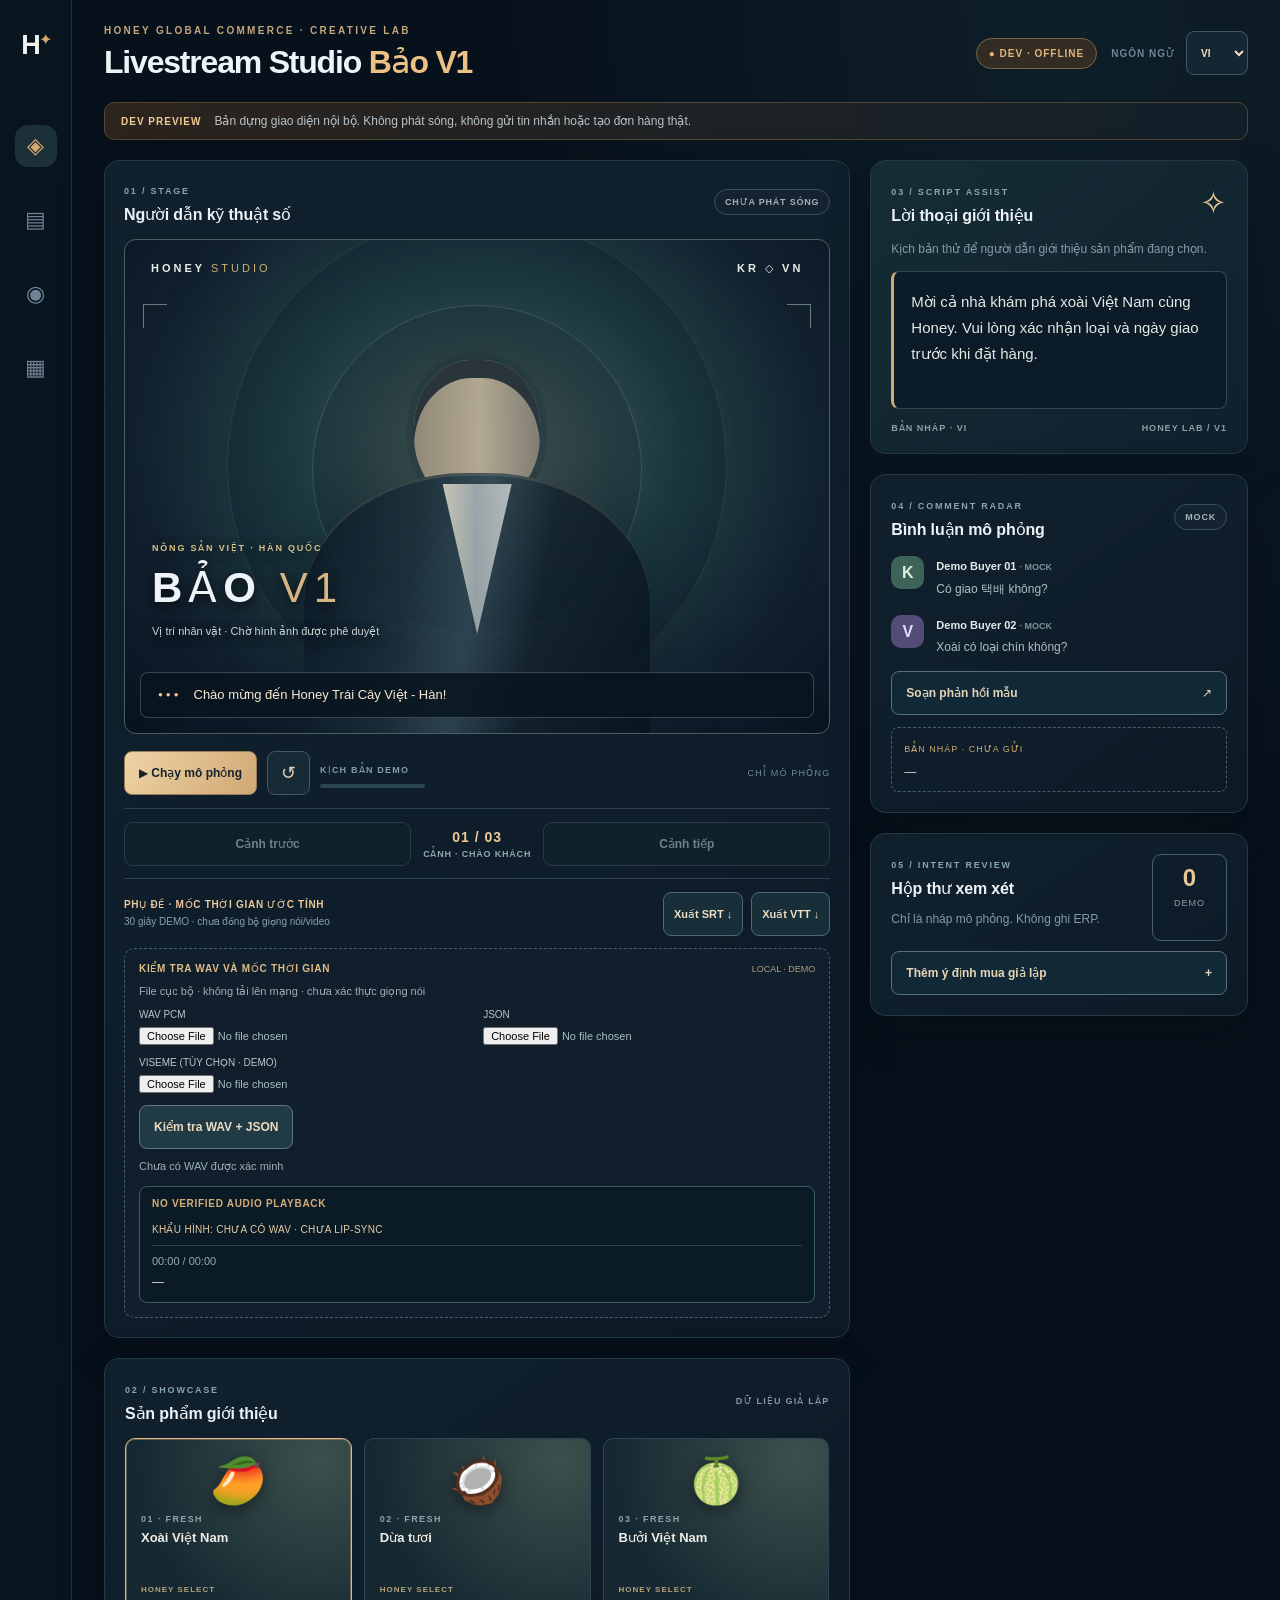
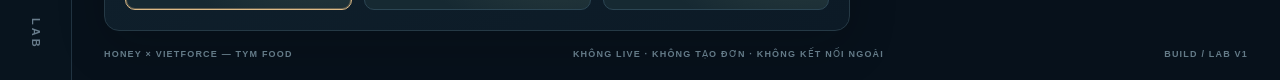
<file: studio_bao_v1/index.html>
<!doctype html>
<html lang="vi">
<head>
  <meta charset="utf-8">
  <meta name="viewport" content="width=device-width, initial-scale=1">
  <meta name="theme-color" content="#07121e">
  <title>Honey Studio — Bảo V1 / DEV Preview</title>
  <meta name="description" content="Offline DEV-only livestream studio cockpit. No customer data, outbound messages, broadcasts or orders.">
  <link rel="stylesheet" href="./style.css">
</head>
<body>
  <div class="app-shell">
    <aside class="rail" aria-label="Honey Studio">
      <div class="rail-logo" aria-label="Honey">H<span>✦</span></div>
      <div class="rail-icons" aria-hidden="true"><span class="rail-active">◈</span><span>▤</span><span>◉</span><span>▦</span></div>
      <div class="rail-foot" aria-hidden="true">LAB</div>
    </aside>
    <main class="main">
      <header class="topbar">
        <div class="brand"><div class="eyebrow">HONEY GLOBAL COMMERCE · CREATIVE LAB</div><h1 id="title">Livestream Studio <em>Bảo V1</em></h1></div>
        <div class="top-actions">
          <span class="label-pill" id="offline-pill">● DEV · OFFLINE</span>
          <label class="lang-control"><span id="lang-caption">NGÔN NGỮ</span><select id="lang" aria-label="Choose language"><option value="vi">VI</option><option value="ko">KO</option><option value="en">EN</option><option value="zh">中文</option></select></label>
        </div>
      </header>
      <div class="notice" role="status"><strong>DEV PREVIEW</strong><span id="notice-copy">Bản dựng giao diện nội bộ. Không phát sóng, không gửi tin nhắn hoặc tạo đơn hàng thật.</span></div>
      <section class="workspace" aria-label="Livestream workspace">
        <div class="left-stack">
          <section class="stage-panel" aria-labelledby="stage-heading">
            <div class="panel-head"><div><span class="section-index">01 / STAGE</span><h2 id="stage-heading">Digital Presenter</h2></div><span class="soft-pill" id="stage-status">READY / NOT LIVE</span></div>
            <div class="stage-canvas">
              <div class="stage-orb orb-one"></div><div class="stage-orb orb-two"></div><div class="scene-grid"></div>
              <div class="scene-head"><span>HONEY <b>STUDIO</b></span><span>KR ◇ VN</span></div>
              <div class="avatar" role="img" aria-label="Approved Bảo visual not connected; conceptual silhouette only"><div class="avatar-halo"></div><div class="avatar-head"></div><div class="avatar-mouth" id="avatar-mouth" hidden aria-hidden="true"></div><div class="avatar-neck"></div><div class="avatar-jacket"></div></div>
              <div class="scene-copy"><span id="scene-kicker">VIETNAMESE PRODUCE · KOREA</span><h3>BẢO <span>V1</span></h3><p id="avatar-disclaimer">Vị trí nhân vật · Chờ hình ảnh được phê duyệt</p></div>
              <div class="caption-overlay" aria-live="polite"><span class="wave-dots">●●●</span><span id="subtitle">Chào mừng đến Honey Trái Cây Việt - Hàn!</span></div>
              <div class="scene-corner left"></div><div class="scene-corner right"></div>
            </div>
            <div class="player-controls">
              <div class="transport"><button type="button" id="play-btn" class="primary-btn">▶ <span id="play-copy">Chạy mô phỏng</span></button><button type="button" id="reset-btn" class="secondary-btn" aria-label="Reset demo">↺</button><div><span class="muted tiny" id="timeline-caption">STORYBOARD</span><div class="timeline"><div id="progress"></div></div></div></div>
              <span class="transport-note" id="transport-note">SIMULATION ONLY</span>
            </div>
            <div class="scene-stepper" aria-label="Demo storyboard scenes">
              <button type="button" id="prev-scene-btn" class="scene-nav" disabled><span id="prev-scene-copy">Cảnh trước</span></button>
              <div class="scene-meta" aria-live="polite"><strong id="scene-counter">01 / 03</strong><span id="scene-caption">CẢNH · CHÀO KHÁCH</span></div>
              <button type="button" id="next-scene-btn" class="scene-nav" disabled><span id="next-scene-copy">Cảnh tiếp</span></button>
            </div>
            <div class="subtitle-export" aria-label="Local timed caption exports">
              <div class="export-info">
                <strong id="export-title">PHỤ ĐỀ · MỐC THỜI GIAN ƯỚC TÍNH</strong>
                <span id="export-note">30 giây DEMO · chưa đồng bộ giọng nói/video</span>
              </div>
              <div class="export-actions">
                <button type="button" class="export-btn" id="export-srt-btn"><span id="srt-label">Xuất SRT</span> ↓</button>
                <button type="button" class="export-btn" id="export-vtt-btn"><span id="vtt-label">Xuất VTT</span> ↓</button>
              </div>
            </div>
            <div class="audio-input-demo" aria-label="Private offline WAV timing validation">
              <div class="audio-input-title"><strong id="audio-import-title">KIỂM TRA WAV VÀ MỐC THỜI GIAN</strong><span>LOCAL · DEMO</span></div>
              <p id="audio-hint">File cục bộ · không tải lên mạng · chưa xác thực giọng nói</p>
              <div class="audio-input-row">
                <label>WAV PCM<input id="audio-wav-input" type="file" accept=".wav,audio/wav" aria-label="Local WAV for verification"></label>
                <label>JSON<input id="audio-json-input" type="file" accept=".json,application/json" aria-label="Local manual timing manifest"></label>
                <label>VISEME (TÙY CHỌN · DEMO)<input id="viseme-json-input" type="file" accept=".json,application/json" aria-label="Optional local manual unverified viseme timing JSON"></label>
              </div>
              <button type="button" id="verify-audio-btn" class="audio-verify-button"><span id="audio-verify-copy">Kiểm tra WAV + JSON</span></button>
              <p id="audio-verify-status" role="status" aria-live="polite">Chưa có WAV được xác minh</p>
              <div class="audio-preview" aria-label="Local verified WAV playback only">
                <strong id="audio-player-note">NO VERIFIED AUDIO PLAYBACK</strong>
                <span class="mouth-preview-caption" id="mouth-preview-status" role="status">KHẨU HÌNH: CHƯA CÓ WAV · CHƯA LIP-SYNC</span>
                <audio id="local-audio-player" preload="metadata" controls hidden aria-label="Local WAV preview; not validated speech alignment"></audio>
                <div class="audio-preview-current" aria-live="polite">
                  <span id="local-audio-clock">00:00 / 00:00</span>
                  <span id="local-audio-caption">—</span>
                </div>
              </div>
            </div>
          </section>
          <section class="products-panel" aria-labelledby="products-heading">
            <div class="panel-head"><div><span class="section-index">02 / SHOWCASE</span><h2 id="products-heading">Product spotlight</h2></div><span class="muted tiny" id="product-note">DỮ LIỆU GIẢ LẬP</span></div>
            <div class="product-grid" id="products">
              <button type="button" class="product active" data-product="mango" aria-pressed="true"><span class="product-emoji">🥭</span><span class="product-kind">01 · FRESH</span><strong id="p-mango">Xoài Việt Nam</strong><span class="product-tag">HONEY SELECT</span></button>
              <button type="button" class="product" data-product="coconut" aria-pressed="false"><span class="product-emoji">🥥</span><span class="product-kind">02 · FRESH</span><strong id="p-coconut">Dừa tươi</strong><span class="product-tag">HONEY SELECT</span></button>
              <button type="button" class="product" data-product="pomelo" aria-pressed="false"><span class="product-emoji">🍈</span><span class="product-kind">03 · FRESH</span><strong id="p-pomelo">Bưởi Việt Nam</strong><span class="product-tag">HONEY SELECT</span></button>
            </div>
          </section>
        </div>
        <aside class="right-stack">
          <section class="script-panel" aria-labelledby="script-heading">
            <div class="panel-head"><div><span class="section-index">03 / SCRIPT ASSIST</span><h2 id="script-heading">Talking points</h2></div><span class="round-symbol">✧</span></div>
            <p class="muted small" id="script-help">Kịch bản thử để người dẫn giới thiệu sản phẩm đang chọn.</p>
            <div class="script-text" id="script-content">Mời cả nhà khám phá xoài Việt Nam cùng Honey. Xin vui lòng xác nhận loại và ngày giao trước khi đặt hàng.</div>
            <div class="script-foot"><span id="script-state">DRAFT · VI</span><span>HONEY LAB / V1</span></div>
          </section>
          <section class="comments-panel" aria-labelledby="comments-heading">
            <div class="panel-head"><div><span class="section-index">04 / COMMENT RADAR</span><h2 id="comments-heading">Chat simulator</h2></div><span class="soft-pill">MOCK</span></div>
            <div class="comment"><div class="avatar-mini">K</div><div><b>Demo Buyer 01 <small>· MOCK</small></b><p id="comment-one">Có giao 택배 không?</p></div></div>
            <div class="comment"><div class="avatar-mini purple">V</div><div><b>Demo Buyer 02 <small>· MOCK</small></b><p id="comment-two">Xoài có loại chín không?</p></div></div>
            <button type="button" id="reply-btn" class="outline-btn"><span id="reply-copy">Soạn phản hồi mẫu</span> ↗</button>
            <div class="reply-box" id="reply-box" role="status" aria-live="polite"><span id="reply-label">BẢN NHÁP · CHƯA GỬI</span><p id="reply-content">—</p></div>
          </section>
          <section class="orders-panel"><div><span class="section-index">05 / INTENT REVIEW</span><h2 id="intent-heading">Review inbox</h2><p class="muted small" id="intent-copy">Chỉ là nháp mô phỏng. Không ghi ERP.</p></div><div class="counter"><strong id="draft-count">0</strong><span>DEMO</span></div><button type="button" id="draft-btn" class="outline-btn"><span id="draft-copy">Thêm ý định mua giả lập</span> +</button></section>
        </aside>
      </section>
      <footer><span>HONEY × VIETFORCE — TYM FOOD</span><span id="footer-safety">NO LIVE · NO SALES WRITES · NO EXTERNAL CONNECTION</span><span>BUILD / LAB V1</span></footer>
    </main>
  </div>
  <script src="./subtitles.js"></script>
  <script src="./audio_timing.js"></script>
  <script src="./mouth_energy.js"></script>
  <script src="./viseme_timing.js"></script>
  <script src="./mouth_preview.js"></script>
  <script src="./app.js"></script>
</body>
</html>
</file>
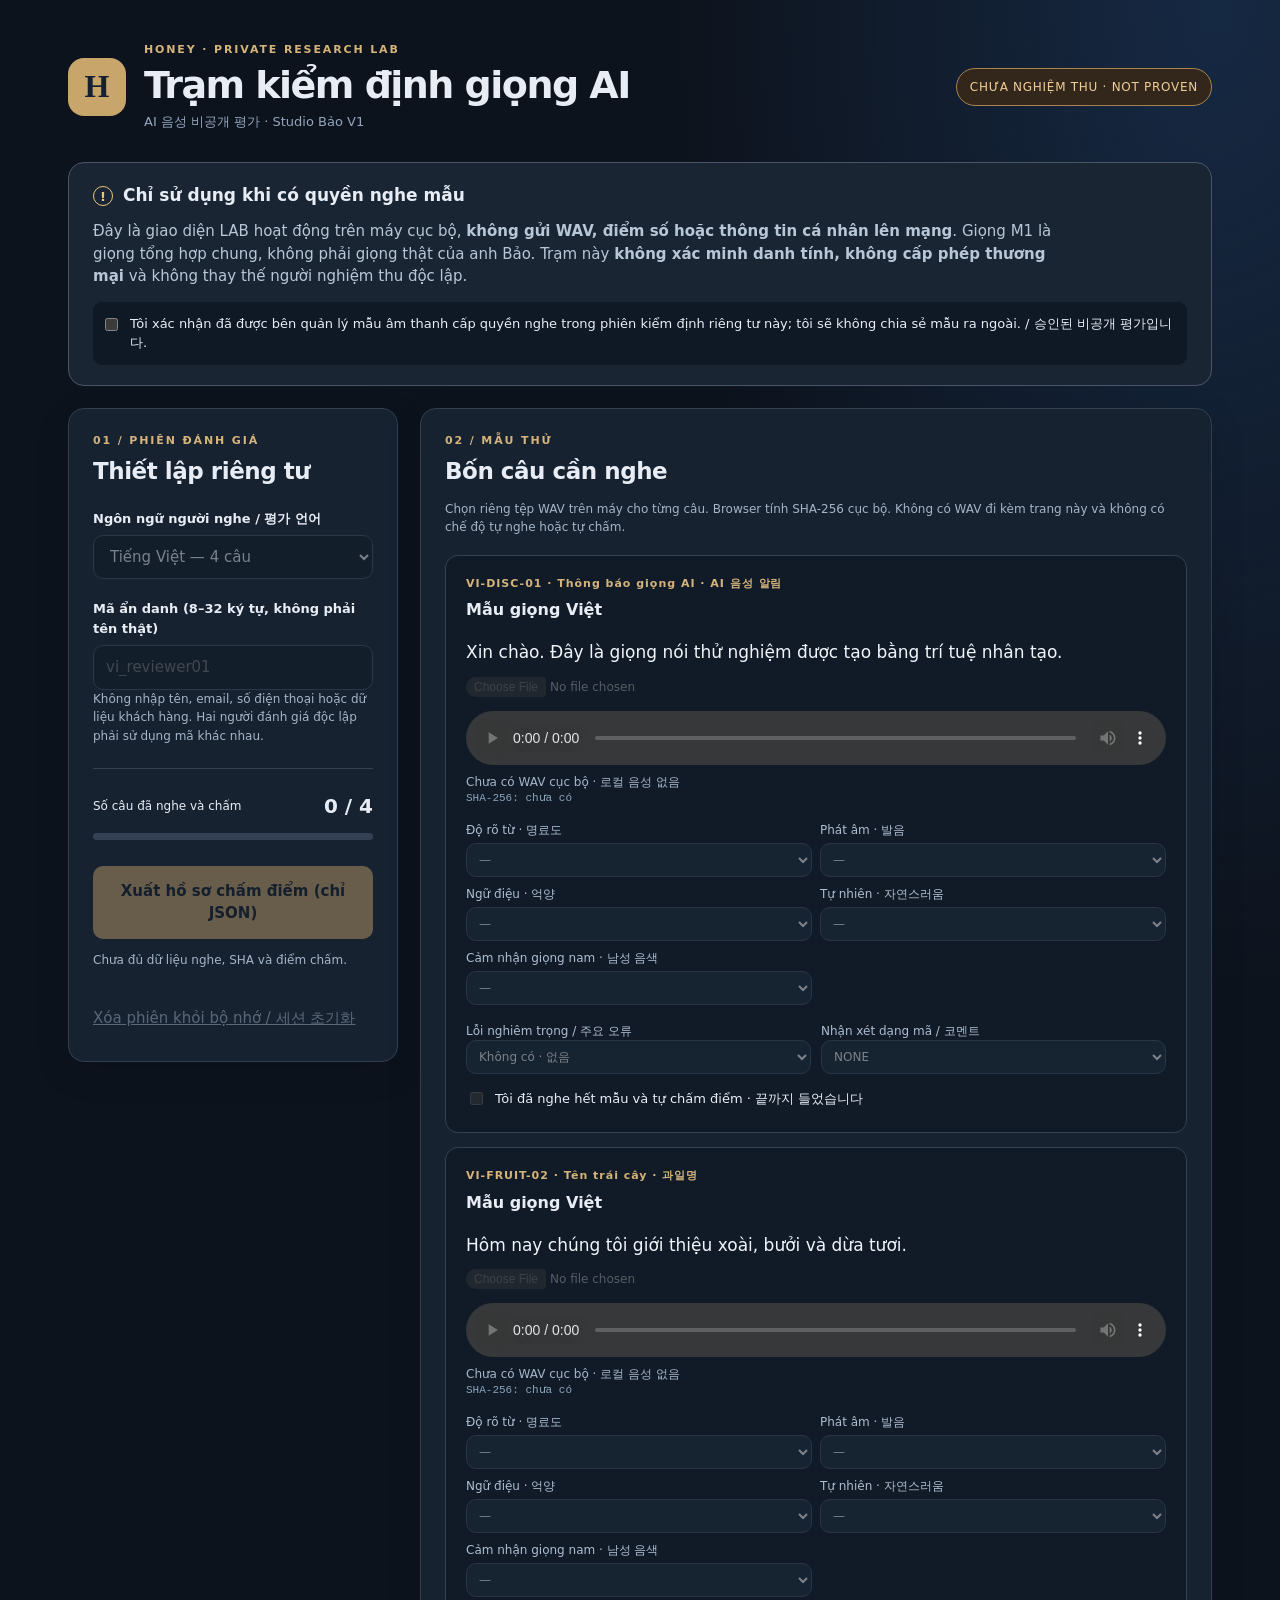
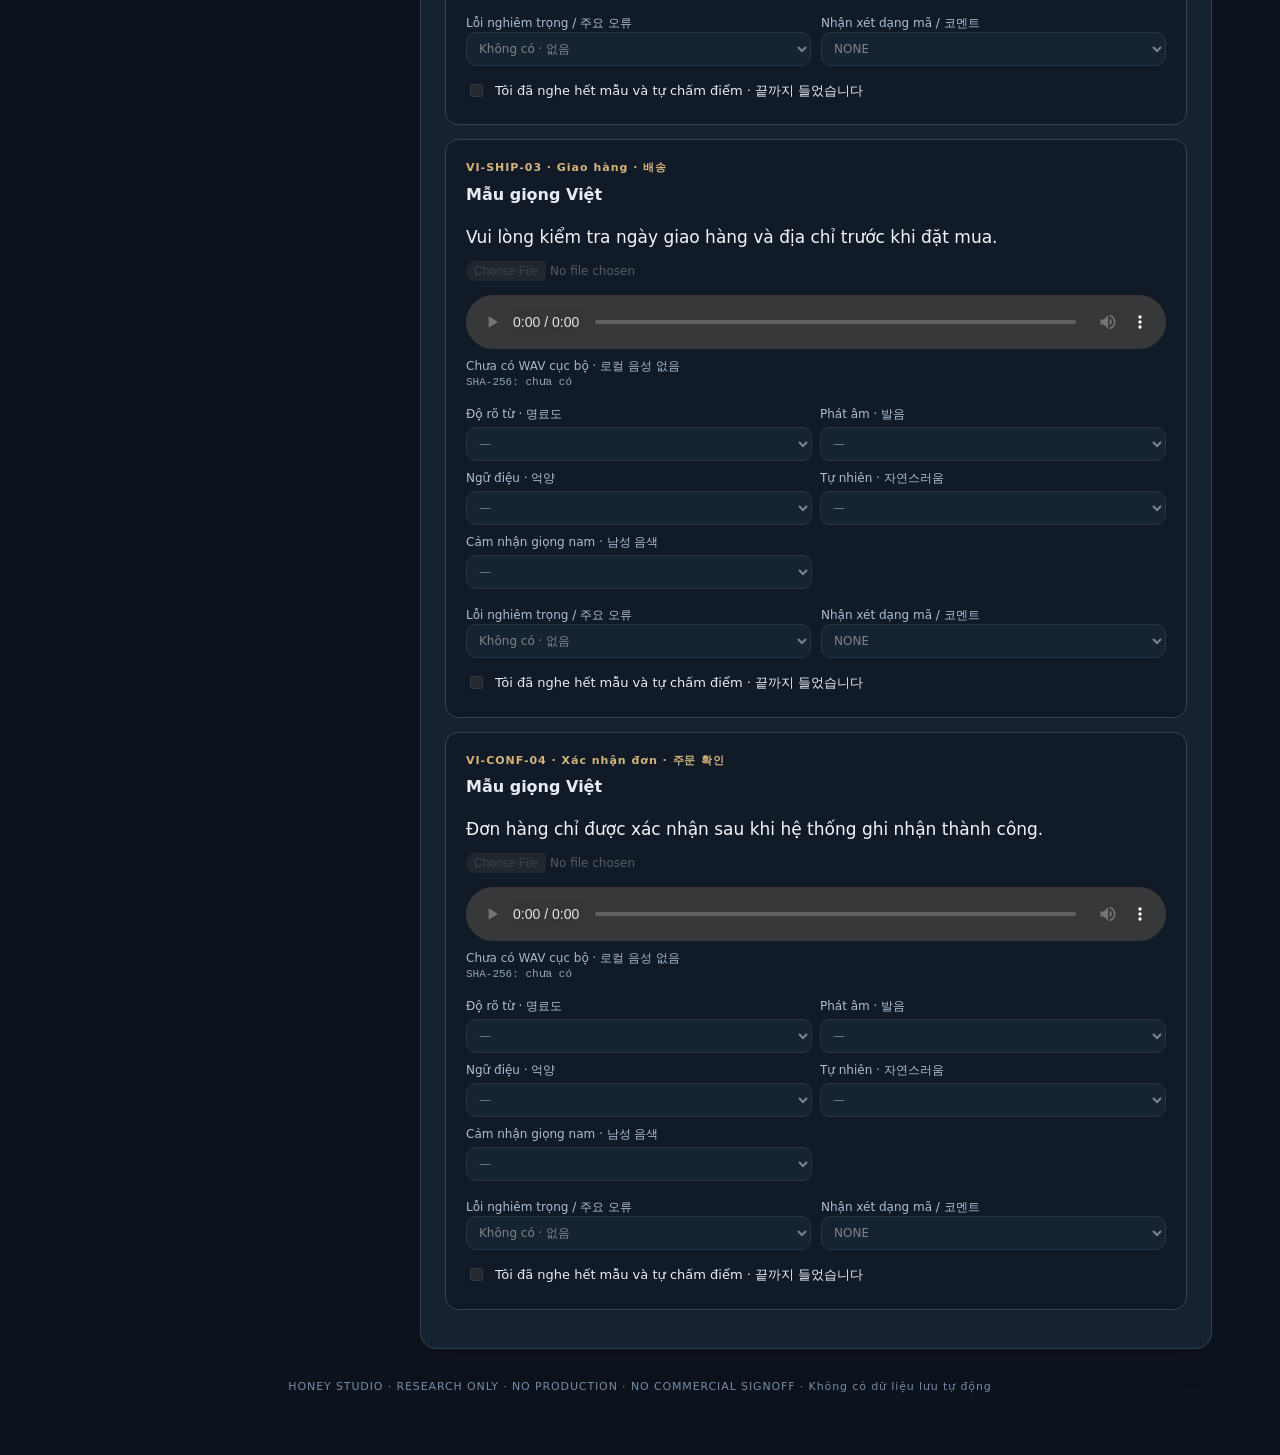
<file: studio_bao_v1/reviewer/review_station.html>
<!doctype html>
<html lang="vi">
<head>
<meta charset="utf-8">
<meta name="viewport" content="width=device-width,initial-scale=1">
<meta http-equiv="Content-Security-Policy" content="default-src 'none'; script-src 'self'; style-src 'self'; media-src blob:; connect-src 'none'; img-src 'none'; font-src 'none'; object-src 'none'; frame-src 'none'; form-action 'none'; base-uri 'none';">
<title>Honey Studio Bảo V1 — Trạm nghe riêng tư VI / KO</title>
<link rel="stylesheet" href="./review_station.css">
<script defer src="./review_protocol_data.js"></script>
<script defer src="./review_station_core.js"></script>
<script defer src="./review_station_ui.js"></script>
</head>
<body>
<header class="masthead">
  <div class="identity"><span class="monogram">H</span><div><div class="eyebrow">HONEY · PRIVATE RESEARCH LAB</div><h1>Trạm kiểm định giọng AI</h1><div class="ko">AI 음성 비공개 평가 · Studio Bảo V1</div></div></div>
  <div class="pill" id="overall-status" role="status">CHƯA NGHIỆM THU · NOT PROVEN</div>
</header>
<main>
<section class="notice" aria-label="Giới hạn quyền sử dụng">
 <h2><span class="notice-icon">!</span> Chỉ sử dụng khi có quyền nghe mẫu</h2>
 <p>Đây là giao diện LAB hoạt động trên máy cục bộ, <strong>không gửi WAV, điểm số hoặc thông tin cá nhân lên mạng</strong>. Giọng M1 là giọng tổng hợp chung, không phải giọng thật của anh Bảo. Trạm này <strong>không xác minh danh tính, không cấp phép thương mại</strong> và không thay thế người nghiệm thu độc lập.</p>
 <label class="consent"><input type="checkbox" id="session-authorized"><span>Tôi xác nhận đã được bên quản lý mẫu âm thanh cấp quyền nghe trong phiên kiểm định riêng tư này; tôi sẽ không chia sẻ mẫu ra ngoài. / 승인된 비공개 평가입니다.</span></label>
</section>
<div class="layout">
<section class="panel controls" aria-labelledby="session-title">
 <div class="eyebrow">01 / PHIÊN ĐÁNH GIÁ</div><h2 id="session-title">Thiết lập riêng tư</h2>
 <label for="locale">Ngôn ngữ người nghe / 평가 언어</label>
 <select id="locale" disabled><option value="vi">Tiếng Việt — 4 câu</option><option value="ko">한국어 — 4문장</option></select>
 <label for="reviewer">Mã ẩn danh (8–32 ký tự, không phải tên thật)</label>
 <input id="reviewer" type="text" maxlength="32" placeholder="vi_reviewer01" autocomplete="off" spellcheck="false" disabled>
 <div class="small">Không nhập tên, email, số điện thoại hoặc dữ liệu khách hàng. Hai người đánh giá độc lập phải sử dụng mã khác nhau.</div>
 <hr>
 <div class="stat"><span>Số câu đã nghe và chấm</span><strong id="progress">0 / 4</strong></div>
 <div class="progress-track"><div id="progress-bar"></div></div>
 <button id="export" disabled>Xuất hồ sơ chấm điểm (chỉ JSON)</button>
 <p id="export-status" class="small" role="status">Chưa có bằng chứng nghe thực tế. Không thể xuất dữ liệu.</p>
 <button id="reset" class="link-btn" disabled>Xóa phiên khỏi bộ nhớ / 세션 초기화</button>
</section>
<section class="panel samples" aria-labelledby="sample-title">
 <div class="eyebrow">02 / MẪU THỬ</div><h2 id="sample-title">Bốn câu cần nghe</h2>
 <p class="small">Chọn riêng tệp WAV trên máy cho từng câu. Browser tính SHA-256 cục bộ. Không có WAV đi kèm trang này và không có chế độ tự nghe hoặc tự chấm.</p>
 <div id="sample-list" aria-live="polite"></div>
</section>
</div>
<footer>HONEY STUDIO · RESEARCH ONLY · NO PRODUCTION · NO COMMERCIAL SIGNOFF · Không có dữ liệu lưu tự động</footer>
</main>
</body></html>
</file>
<file: studio_bao_v1/style.css>
:root{font-family:Inter,"Segoe UI",Arial,sans-serif;color:#eef3f7;background:#07111b;font-synthesis:none}
*{box-sizing:border-box}body{margin:0;min-width:320px}button,select{font:inherit}button{cursor:pointer}button:focus-visible,select:focus-visible{outline:2px solid #edbf78;outline-offset:3px}
.app-shell{min-height:100vh;display:flex;background:radial-gradient(ellipse at 84% 0,rgba(28,58,68,.35),transparent 38%),#07111b}
.rail{width:72px;flex-shrink:0;background:#08141e;border-right:1px solid #213341;display:flex;align-items:center;flex-direction:column;padding:30px 0;gap:64px}
.rail-logo{font-size:27px;font-weight:850;letter-spacing:-2px;color:#f1f3ef}.rail-logo span{color:#d6aa6d;font-size:16px;vertical-align:top}
.rail-icons{display:flex;flex-direction:column;gap:32px;font-size:22px;color:#708394}.rail-icons span{display:grid;place-items:center;width:42px;height:42px}.rail-icons .rail-active{color:#d6aa6d;background:#1c3039;border-radius:13px}.rail-foot{margin-top:auto;writing-mode:vertical-rl;font-size:11px;letter-spacing:3px;color:#687c8b;font-weight:800}
.main{flex:1;max-width:1650px;margin:auto;padding:25px 32px 18px;min-width:0}.topbar{display:flex;justify-content:space-between;align-items:center;gap:18px;margin-bottom:21px}.eyebrow,.section-index{font-size:10px;font-weight:900;letter-spacing:2.3px;color:#c4a67e}.brand h1{font-size:clamp(23px,2.5vw,36px);margin:7px 0 0;letter-spacing:-1.2px;font-weight:730}.brand em{font-style:normal;color:#edc183;font-weight:570}
.top-actions{display:flex;align-items:center;gap:14px}.label-pill,.soft-pill{white-space:nowrap;border:1px solid #37515b;border-radius:99px;background:#14232f;color:#8ec3b7;font-size:10px;letter-spacing:1px;padding:9px 12px;font-weight:850}.label-pill{border-color:#796445;background:#332c25;color:#e2b47b}.lang-control{display:flex;align-items:center;gap:10px;color:#708596;font-size:10px;letter-spacing:1px;font-weight:800}.lang-control select{background:#142631;color:#f1e0c2;border:1px solid #3e5966;border-radius:8px;padding:9px 10px}
.notice{display:flex;align-items:center;gap:13px;border:1px solid #544530;background:linear-gradient(95deg,#2c241e,#12202a);padding:11px 16px;border-radius:10px;margin-bottom:20px;color:#b8c3ca;font-size:12px}.notice strong{font-size:10px;color:#f1ca91;letter-spacing:1px}
.workspace{display:grid;grid-template-columns:minmax(0,1.68fr) minmax(315px,.85fr);gap:20px}.left-stack,.right-stack{display:flex;flex-direction:column;gap:20px;min-width:0}
.stage-panel,.products-panel,.script-panel,.comments-panel,.orders-panel{border-radius:15px;background:linear-gradient(145deg,#10212d,#0c1a26);border:1px solid #253945;box-shadow:0 15px 48px #03090c33;overflow:hidden}.stage-panel{padding:19px}.products-panel,.script-panel,.comments-panel,.orders-panel{padding:20px}
.panel-head{display:flex;align-items:center;justify-content:space-between;gap:15px;margin-bottom:15px}.panel-head h2,.orders-panel h2{font-size:16px;letter-spacing:-.15px;font-weight:650;margin:7px 0 0}.section-index{font-size:9px;letter-spacing:1.8px;color:#88a6ad}.soft-pill{font-size:9px;letter-spacing:.8px;color:#a1b4bc;padding:7px 10px}.round-symbol{color:#e8c998;font-size:32px}
.stage-canvas{height:clamp(340px,39vw,495px);position:relative;overflow:hidden;border-radius:12px;background:radial-gradient(ellipse at 51% 41%,#3d5152 0,#19343b 39%,#12202e 69%,#08121f 100%);border:1px solid #4b6062;isolation:isolate}
.scene-grid{position:absolute;inset:0;background:linear-gradient(90deg,transparent 49.8%,#d1aa7620 50%,transparent 50.2%),repeating-linear-gradient(0deg,transparent 0 61px,#ffffff07 62px),repeating-linear-gradient(90deg,transparent 0 61px,#ffffff06 62px);mask-image:linear-gradient(to bottom,#0000,#0009)}
.stage-orb{position:absolute;border:1px solid #b5cbbd33;border-radius:50%;box-shadow:0 0 120px #74c2b020}.orb-one{width:330px;height:330px;left:calc(50% - 165px);top:65px}.orb-two{width:500px;height:500px;left:calc(50% - 250px);top:-25px;border-color:#d0a97c22}
.scene-head{position:absolute;z-index:5;top:22px;left:26px;right:26px;display:flex;justify-content:space-between;color:#e9eee7;font-size:11px;font-weight:700;letter-spacing:3px}.scene-head b{font-weight:350;color:#cfad77}
.avatar{position:absolute;z-index:2;bottom:-13px;height:88%;width:min(58%,380px);left:50%;transform:translateX(-50%);opacity:.78;filter:drop-shadow(0 0 40px #0a141e66)}
.avatar-halo{position:absolute;top:0;width:92%;left:4%;height:100%;background:radial-gradient(ellipse at 50% 45%,#baac8a36,transparent 55%)}
.avatar-head{position:absolute;width:33%;height:34%;left:33.5%;top:11%;border-radius:46% 46% 48% 48%;background:linear-gradient(90deg,#ac9b84,#d5c3a5 52%,#968c7e);box-shadow:inset 0 18px 0 #293038,0 0 0 7px #14293447}
.avatar-neck{position:absolute;width:16%;height:18%;left:42%;top:40%;background:linear-gradient(90deg,#897b70,#bca78f,#8d8075);border-radius:6px}
.avatar-jacket{position:absolute;width:91%;height:63%;left:4.5%;bottom:0;border-radius:47% 47% 0 0;background:linear-gradient(100deg,#081421 0,#1b2e3a 31%,#334956 48%,#121f2b 66%,#07131e 100%);box-shadow:inset 0 3px 0 #d9c19b2e}
.avatar-jacket:after{content:"";position:absolute;left:40%;top:4%;width:20%;height:55%;background:linear-gradient(90deg,#ede7d3,#b9bfc3 48%,#d8dbdc);clip-path:polygon(0 0,100% 0,50% 100%)}
.scene-copy{position:absolute;z-index:3;left:27px;bottom:83px;max-width:55%;text-shadow:0 3px 12px #000b}.scene-copy>span{font-size:9px;letter-spacing:1.8px;color:#dcbf8a;font-weight:800}.scene-copy h3{font-size:42px;margin:8px 0 2px;letter-spacing:6px}.scene-copy h3 span{font-weight:300;color:#d5b583}.scene-copy p{max-width:280px;line-height:1.5;font-size:11px;color:#ccd4d5}.caption-overlay{z-index:5;position:absolute;bottom:15px;left:15px;right:15px;background:#091620db;border:1px solid #65746e88;border-radius:8px;padding:13px 17px;color:#f8e9d3;display:flex;gap:12px;align-items:center;font-size:13px;backdrop-filter:blur(9px)}.wave-dots{font-size:8px;letter-spacing:3px;color:#eec68a}.scene-corner{position:absolute;width:24px;height:24px;top:13%;border-top:1px solid #b1d1c088}.scene-corner.left{left:18px;border-left:1px solid #b1d1c088}.scene-corner.right{right:18px;border-right:1px solid #b1d1c088}
.player-controls{display:flex;align-items:center;justify-content:space-between;padding-top:17px;gap:15px}.transport{display:flex;align-items:center;gap:10px;min-width:0}.primary-btn,.secondary-btn,.outline-btn{border:1px solid #977e58;border-radius:8px;font-weight:700;font-size:12px;padding:11px 14px}.primary-btn{background:linear-gradient(125deg,#efd3a6,#cfa873);color:#16222b}.secondary-btn{background:#172b36;color:#e0ceb5;border-color:#455962;font-size:18px;padding:7px 13px}.transport .timeline{width:105px;height:4px;border-radius:10px;background:#2c4650;margin-top:7px;overflow:hidden}.transport .timeline div{height:100%;width:0%;background:#dcb883;transition:width .3s}.muted{color:#859aa6}.tiny{font-size:9px;font-weight:800;letter-spacing:1.2px}.small{font-size:12px;line-height:1.6}.transport-note{font-size:9px;letter-spacing:1.2px;color:#728b96}
.product-grid{display:grid;grid-template-columns:repeat(3,minmax(0,1fr));gap:12px}.product{text-align:left;display:flex;flex-direction:column;min-height:172px;padding:15px;border-radius:10px;border:1px solid #2c4654;background:radial-gradient(circle at 86% 12%,#3d504c,#162932 75%);color:#f0eee6;transition:transform .15s,border-color .15s}.product:hover{transform:translateY(-2px);border-color:#bba079}.product.active{border-color:#ddba86;box-shadow:inset 0 0 0 1px #c9a67766}.product-emoji{font-size:45px;filter:drop-shadow(0 4px 8px #0007);margin:0 auto 7px}.product-kind{color:#8da4a9;font-size:9px;letter-spacing:1.4px;font-weight:850}.product strong{font-size:13px;margin-top:6px}.product-tag{color:#b8a07b;letter-spacing:1px;font-size:8px;font-weight:850;margin-top:auto;padding-top:12px}
.script-panel{background:linear-gradient(140deg,#162d35,#0f202d)}.script-text{background:#0b1b28;border:1px solid #314851;border-left:3px solid #d0a975;border-radius:8px;font-size:15px;line-height:1.72;padding:17px;color:#e5e9e4;min-height:138px}.script-foot{display:flex;justify-content:space-between;margin-top:14px;font-size:9px;letter-spacing:1px;color:#8ba0a7;font-weight:750}
.comment{display:flex;gap:12px;margin:17px 0}.avatar-mini{display:grid;place-items:center;width:33px;height:33px;border-radius:10px;flex:0 0 33px;background:#3e645a;color:#d8f3de;font-weight:850}.avatar-mini.purple{background:#544b78;color:#e3dbff}.comment b{font-size:11px;color:#e3eceb}.comment b small{color:#78959b;font-size:9px}.comment p{color:#aec0c5;font-size:12px;margin:7px 0 0}.outline-btn{width:100%;background:#112837;border:1px solid #58707a;color:#e9d6b6;text-align:left;display:flex;justify-content:space-between;align-items:center}.outline-btn:hover{background:#1b3542}.reply-box{border:1px dashed #43616d;border-radius:7px;margin-top:12px;padding:10px 12px;min-height:63px}.reply-box span{font-size:9px;letter-spacing:1px;color:#cca96f}.reply-box p{font-size:12px;color:#cbd7d8;line-height:1.5;margin:7px 0 0}.orders-panel{display:grid;grid-template-columns:1fr auto;gap:10px}.orders-panel .outline-btn{grid-column:1/-1}.counter{text-align:center;border:1px solid #45616c;border-radius:9px;padding:9px 14px;min-width:75px}.counter strong{font-size:24px;display:block;color:#e8c698}.counter span{font-size:9px;letter-spacing:1px;color:#8ea0a8}
footer{display:flex;gap:10px;justify-content:space-between;color:#647b88;font-size:9px;letter-spacing:1.2px;padding:18px 0 3px;font-weight:750}
@media(max-width:1130px){.workspace{grid-template-columns:1fr}.right-stack{display:grid;grid-template-columns:1fr 1fr}.orders-panel{grid-column:1/-1}.stage-canvas{height:460px}}
@media(max-width:690px){.rail{width:49px;padding-top:18px}.rail-logo{font-size:20px}.rail-icons{font-size:17px}.rail-icons span{width:32px}.main{padding:18px 13px}.topbar{flex-direction:column;align-items:flex-start}.brand h1{font-size:25px}.notice{align-items:flex-start;flex-direction:column;gap:6px}.right-stack{display:flex}.stage-panel,.products-panel,.script-panel,.comments-panel,.orders-panel{padding:13px}.stage-canvas{height:375px}.avatar{width:75%}.scene-copy h3{font-size:29px}.scene-copy{bottom:95px}.scene-copy p{font-size:10px}.product-grid{gap:6px}.product{min-height:160px;padding:9px}.product strong{font-size:11px}.product-emoji{font-size:34px}.transport .timeline,.transport-note{display:none}footer{flex-wrap:wrap;line-height:1.5}.label-pill{font-size:9px}}
@media(prefers-reduced-motion:reduce){*,*:before,*:after{transition:none!important;animation:none!important}}

/* Visual QA: keep minimum primary control targets and mobile caption legible. */
.primary-btn,.secondary-btn,.outline-btn,.lang-control select{min-height:44px}
.caption-overlay{line-height:1.4}
@media(max-width:690px){
  .scene-copy{left:15px;max-width:72%;bottom:101px}
  .scene-copy h3{font-size:26px;letter-spacing:3px;line-height:1.08}
  .caption-overlay{left:8px;right:8px;bottom:8px;padding:10px 11px;font-size:12px}
  .product-tag{font-size:9px}
  .tiny,.section-index,footer{font-size:10px}
  .product{min-width:0;overflow-wrap:anywhere}
  .product-grid{min-width:0}
}

/* Independently identified visual QA defect: mobile decorative rail steals width,
   while primary simulation action and stage heading wrap at narrow viewports. */
@media(max-width:690px){
  .rail{display:none}
  .main{padding:16px 14px 18px}
  .stage-panel>.panel-head h2{font-size:15px}
  .player-controls{gap:8px}
  .transport{width:100%;gap:9px}
  .transport .primary-btn{white-space:nowrap;padding:10px 12px;flex-shrink:0}
  .transport .secondary-btn{flex-shrink:0}
  .transport .tiny{display:none}
  .transport .timeline{display:none}
}
@media(max-width:370px){
  .stage-panel>.panel-head{flex-wrap:wrap;gap:7px}
  .stage-panel>.panel-head h2{white-space:nowrap}
  .stage-panel>.panel-head .soft-pill{flex-shrink:0}
}

/* Three-beat, manual-only DEV storyboard: no timer, streaming or external calls. */
.scene-stepper{display:grid;grid-template-columns:minmax(0,1fr) auto minmax(0,1fr);align-items:center;gap:12px;margin-top:13px;border-top:1px solid #2b424e;padding-top:13px}
.scene-nav{min-height:44px;min-width:0;padding:10px 13px;border-radius:9px;background:#152c38;border:1px solid #55707a;color:#f0ddbd;font-size:12px;font-weight:750;white-space:nowrap}
.scene-nav:last-child{justify-self:stretch}
.scene-nav:first-child{justify-self:stretch}
.scene-nav:disabled{cursor:not-allowed;color:#6c838c;border-color:#263d47;background:#10212a}
.scene-nav:not(:disabled):hover{border-color:#d4ac76;background:#203d47}
.scene-meta{display:flex;flex-direction:column;text-align:center;gap:4px;align-items:center;min-width:90px}
.scene-meta strong{font-size:14px;color:#ecc99a;letter-spacing:1px;font-variant-numeric:tabular-nums}
.scene-meta span{font-size:9px;letter-spacing:.8px;color:#91a8b0;font-weight:800}
@media(max-width:690px){
 .scene-stepper{gap:5px;margin-top:10px;padding-top:12px}
 .scene-nav{font-size:11px;padding:9px 6px}
 .scene-meta{min-width:68px}
 .scene-meta span{font-size:8px;letter-spacing:0;max-width:82px}
}

/* Timing export is offline and never claims synchronized video or voice. */
.subtitle-export{display:flex;justify-content:space-between;gap:12px;align-items:center;border-top:1px solid #2a424d;padding:13px 0 0;margin-top:12px}
.export-info{display:flex;flex-direction:column;gap:5px;min-width:0}
.export-info strong{font-size:10px;color:#ecc89b;letter-spacing:.7px}
.export-info span{font-size:10px;color:#89a0aa;line-height:1.4}
.export-actions{display:flex;gap:8px;flex-shrink:0}
.export-btn{min-height:44px;padding:9px 10px;background:#182f3a;border:1px solid #4e6974;border-radius:8px;color:#eddec6;font-size:11px;font-weight:700;white-space:nowrap}
.export-btn:hover{border-color:#d9b281}
@media(max-width:690px){
 .subtitle-export{flex-direction:column;align-items:stretch;gap:10px}
 .export-actions{display:grid;grid-template-columns:1fr 1fr}
 .export-btn{width:100%}
 .export-info strong{font-size:9px}
}

/* Optional local WAV timing manifest. Stored in memory only, no upload API. */
.audio-input-demo{margin-top:12px;padding:14px;border:1px dashed #45616c;border-radius:10px;background:#101f2b}
.audio-input-title{display:flex;flex-wrap:wrap;gap:10px;align-items:center;justify-content:space-between}
.audio-input-title strong{color:#e1bc87;font-size:10px;letter-spacing:.7px}
.audio-input-title span{color:#b4a082;font-size:9px}
.audio-input-demo>p{font-size:11px;line-height:1.5;color:#9cb0b7;margin:9px 0}
.audio-input-row{display:grid;grid-template-columns:1fr 1fr;gap:12px}
.audio-input-row label{font-size:10px;color:#b7c7c9;min-width:0}
.audio-input-row input{display:block;width:100%;font-size:11px;color:#aabec4;margin-top:7px;min-width:0}
.audio-verify-button{margin-top:12px;min-height:44px;background:#203a46;color:#eddbbf;border:1px solid #627881;padding:9px 14px;border-radius:8px;font-size:12px;font-weight:700}
#audio-verify-status{overflow-wrap:anywhere}
@media(max-width:690px){.audio-input-row{grid-template-columns:1fr}.audio-input-demo{padding:10px}.audio-input-row input{max-width:100%}}

/* Local file object URL playback only. Native user-controlled media, never autoplay. */
.audio-preview{margin-top:12px;padding:11px 12px;border:1px solid #3c5c68;border-radius:8px;background:#0a1b25;display:flex;flex-direction:column;gap:8px}
.audio-preview strong{font-size:10px;letter-spacing:.7px;color:#d6ac78}
.audio-preview audio{width:100%;max-width:100%;height:44px}
.audio-preview audio[hidden]{display:none}
.audio-preview-current{display:flex;flex-direction:column;gap:6px;border-top:1px solid #30444e;padding-top:9px}
#local-audio-clock{font-size:11px;color:#90abb2;font-variant-numeric:tabular-nums}
#local-audio-caption{font-size:12px;line-height:1.5;color:#e6d8be;overflow-wrap:anywhere}

/* DEV only: audio-energy reactive bar on conceptual silhouette; no true visemes. */
.avatar-mouth{position:absolute;z-index:3;left:50%;top:36%;height:2.2%;width:10%;
 background:#49322f;border-radius:2px 2px 65% 65%;border-top:1px solid #8b6860;
 transform-origin:50% 28%;transform:translateX(-50%) scaleY(.22);
 box-shadow:0 0 0 1px #bc988360;pointer-events:none}
.avatar-mouth[hidden]{display:none}
.mouth-preview-caption{display:block;font-size:10px;letter-spacing:.03em;
 color:#e6cba6;margin:7px 0 2px;overflow-wrap:anywhere}
@media (prefers-reduced-motion:reduce){.avatar-mouth{transition:none}}

/* Manual, unverified viseme shapes on the non-identifiable LAB silhouette only. */
.avatar-mouth[data-viseme="BMP"]{border-radius:50% 50% 30% 30%}
.avatar-mouth[data-viseme="AA"]{border-radius:42% 42% 65% 65%}
.avatar-mouth[data-viseme="EE"]{border-radius:20% 20% 35% 35%}
.avatar-mouth[data-viseme="OO"]{border-radius:50%}
.avatar-mouth[data-viseme="FV"]{border-radius:15% 15% 45% 45%;border-top:2px solid #d3b9a7}
.avatar-mouth[data-viseme="L"]{border-radius:30% 30% 55% 55%}
</file>
<file: studio_bao_v1/reviewer/review_station.css>
:root{font-family:Inter,ui-sans-serif,system-ui,-apple-system,"Segoe UI",Arial,sans-serif;color:#e8edf5;background:#0d131d;font-size:15px;line-height:1.5;color-scheme:dark}*{box-sizing:border-box}body{margin:0;background:radial-gradient(ellipse 65% 50% at 95% 0%,#162943 0%,transparent 65%),#0d131d}button,input,select{font:inherit}button,select,input{border-radius:10px}button{cursor:pointer}.masthead{max-width:1200px;margin:auto;padding:42px 28px 30px;display:flex;align-items:center;justify-content:space-between;gap:24px;flex-wrap:wrap}.identity{display:flex;align-items:center;gap:18px}.monogram{display:grid;place-items:center;border-radius:16px;background:#c8a56b;color:#16202f;width:58px;height:58px;font:bold 32px Georgia,serif}.eyebrow{font-size:11px;letter-spacing:.17em;font-weight:700;color:#d5b47b}.identity h1{font-size:clamp(25px,3.5vw,38px);font-weight:650;letter-spacing:-.04em;line-height:1.1;margin:6px 0}.ko{font-size:13px;color:#94a6be}.pill{font-size:12px;letter-spacing:.06em;border:1px solid #a98350;border-radius:99px;padding:9px 13px;color:#f1cd97;background:#33271c}main{max-width:1200px;margin:auto;padding:0 28px 30px}.notice{background:#192533;border:1px solid #4b5569;border-radius:16px;padding:20px 24px;margin-bottom:22px}.notice h2{display:flex;align-items:center;gap:10px;font-size:17px;margin:0}.notice p{color:#b8c7d7;margin:12px 0 14px;max-width:980px}.notice-icon{display:grid;place-items:center;border:1px solid #edc483;border-radius:50%;width:20px;height:20px;color:#edc483;font-size:13px}.consent{display:flex;gap:12px;align-items:start;padding:12px;background:#0f1925;border-radius:9px;font-size:13px}.consent input{accent-color:#bc9963;margin:4px 0 0}.layout{display:grid;grid-template-columns:minmax(270px,330px) minmax(0,1fr);gap:22px;align-items:start}.panel{padding:24px;border:1px solid #304050;border-radius:16px;background:#172230;box-shadow:0 10px 34px #0002}.panel h2{font-size:23px;letter-spacing:-.02em;margin:5px 0 20px}.controls label{display:block;margin:20px 0 7px;font-weight:650;font-size:13px}.controls input,.controls select{width:100%;min-height:44px;border:1px solid #41516a;background:#101a26;color:#eff5fb;padding:10px 12px}.controls input:focus,.controls select:focus,.card input:focus{outline:2px solid #c8a56b}.small{font-size:12px;color:#a4b5c8;line-height:1.55}.controls hr{border:0;border-top:1px solid #334152;margin:22px 0}.stat{display:flex;justify-content:space-between;align-items:center;gap:12px;font-size:12px}.stat strong{font-size:20px}.progress-track{height:7px;background:#344154;border-radius:6px;margin:12px 0 26px;overflow:hidden}#progress-bar{height:100%;background:#c8a56b;width:0;transition:width .2s}#export{width:100%;background:#c8a56b;color:#111b29;border:0;padding:14px 10px;font-weight:750}button:disabled,input:disabled,select:disabled{opacity:.45;cursor:not-allowed}#export-status{min-height:36px}.link-btn{border:0;color:#aabed3;background:none;padding:8px 0;text-decoration:underline}.samples>p{margin-top:-9px;margin-bottom:18px}.card{background:#111b28;border:1px solid #334151;border-radius:13px;padding:20px;margin:14px 0}.card h3{font-size:16px;margin:6px 0 7px}.card .id{color:#d5b47b;letter-spacing:.09em;font-weight:700;font-size:11px}.text-sample{font-size:17px;color:#f1f5fb;padding:10px 0;line-height:1.6}.file-row{display:flex;align-items:center;gap:10px;flex-wrap:wrap}.file-row input{max-width:100%;font-size:12px} .card audio{display:block;width:100%;max-width:100%;min-width:0;margin:14px 0 8px}.digest{font:11px ui-monospace,Consolas,monospace;color:#8ba3b9;overflow-wrap:anywhere}.ratings{display:grid;grid-template-columns:repeat(2,minmax(0,1fr));gap:8px;margin:17px 0}.rating{display:flex;flex-direction:column;gap:4px;color:#adbed1;font-size:12px}.rating select,.card select{width:100%;background:#1d2d3d;color:#fff;border:1px solid #45566b;padding:8px}.extras{display:grid;grid-template-columns:minmax(0,1fr) minmax(0,1fr);gap:10px}.extras label{font-size:12px;color:#adbed1}.listened{display:flex;align-items:center;gap:9px;font-size:13px;margin:15px 0 4px}.state{color:#a5b6c9;font-size:12px}.state.good{color:#9dd5b7}.state.bad{color:#f3aaa4}footer{text-align:center;color:#768ca5;font-size:11px;letter-spacing:.08em;padding:30px 0}@media(max-width:750px){.layout{grid-template-columns:minmax(0,1fr)}.panel,.card{min-width:0}.file-row input{min-width:0;width:100%}.masthead{padding:26px 16px}.masthead .pill{margin-left:76px}main{padding:0 16px 30px}.panel{padding:20px}.ratings{grid-template-columns:1fr 1fr}.extras{grid-template-columns:1fr}}@media(max-width:390px){.ratings{grid-template-columns:1fr}.identity{align-items:start}.monogram{width:42px;height:42px;font-size:25px}.masthead .pill{margin-left:0}}
</file>
